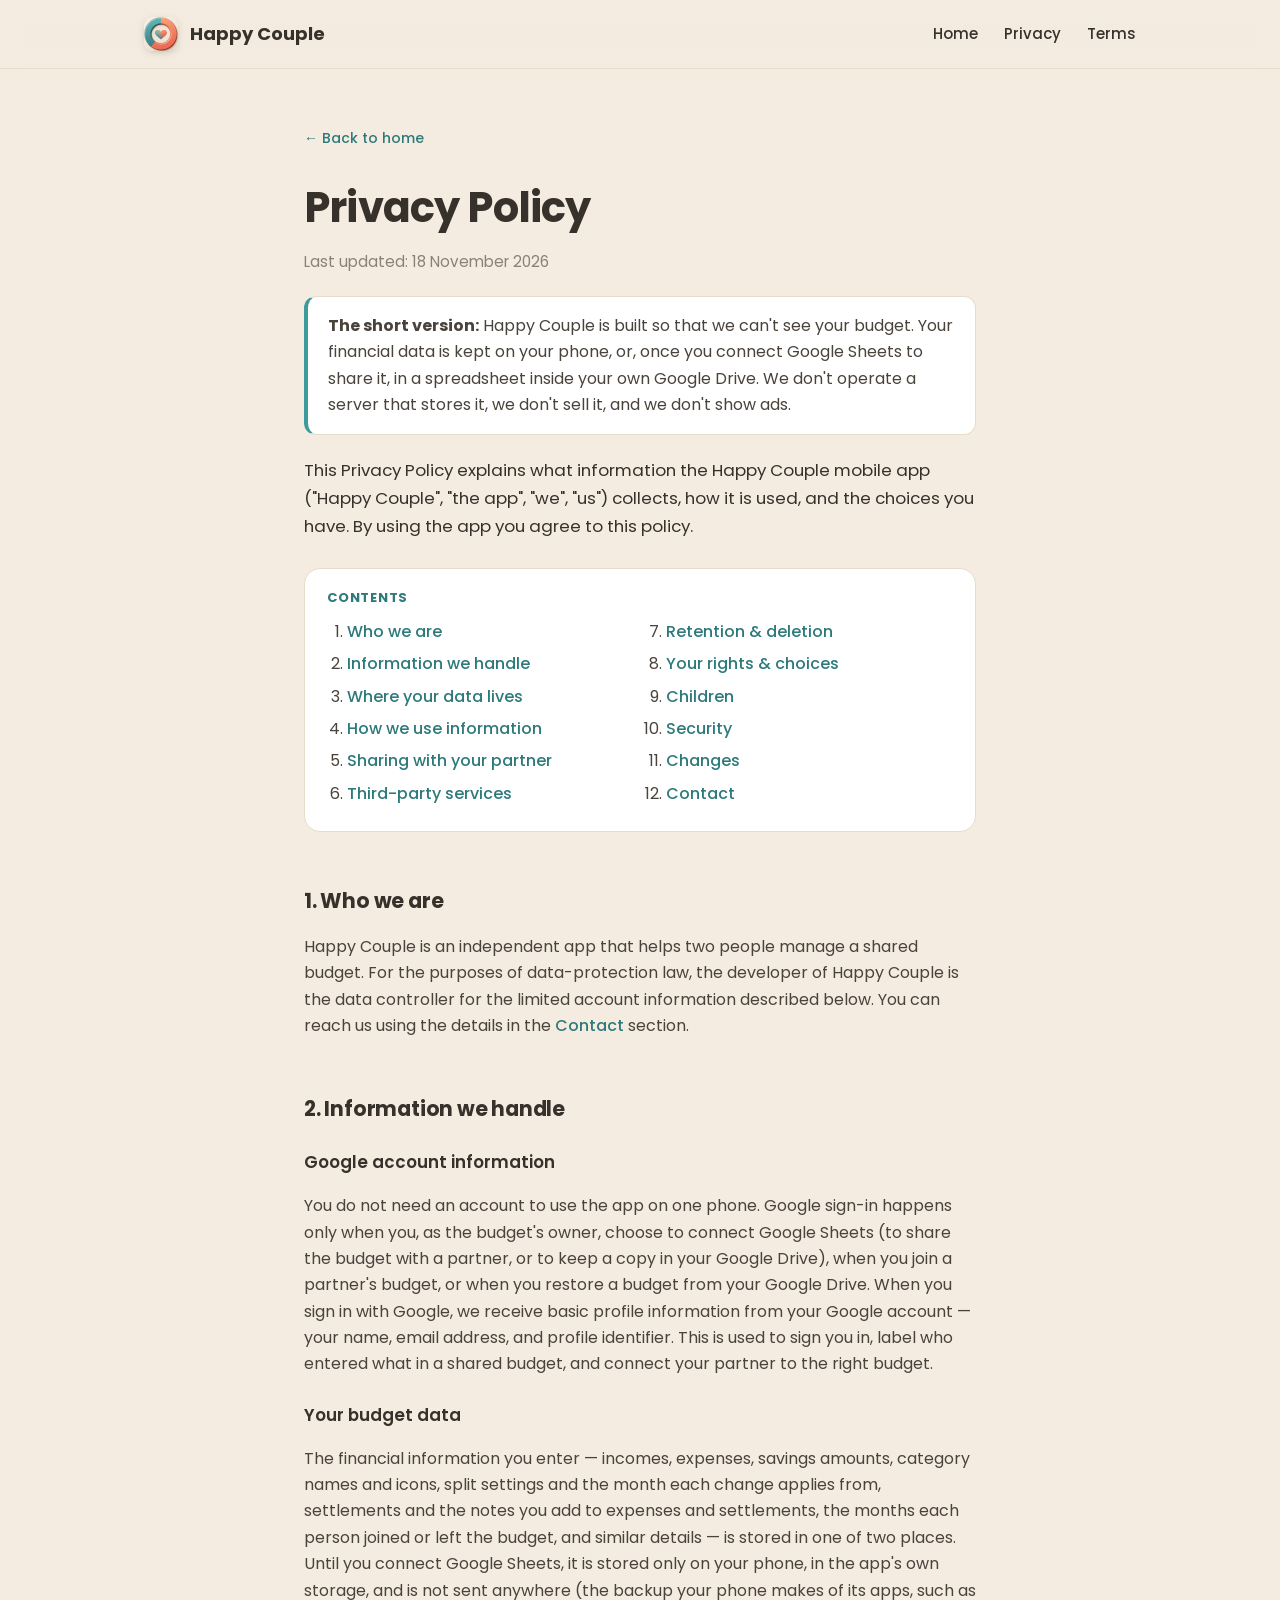
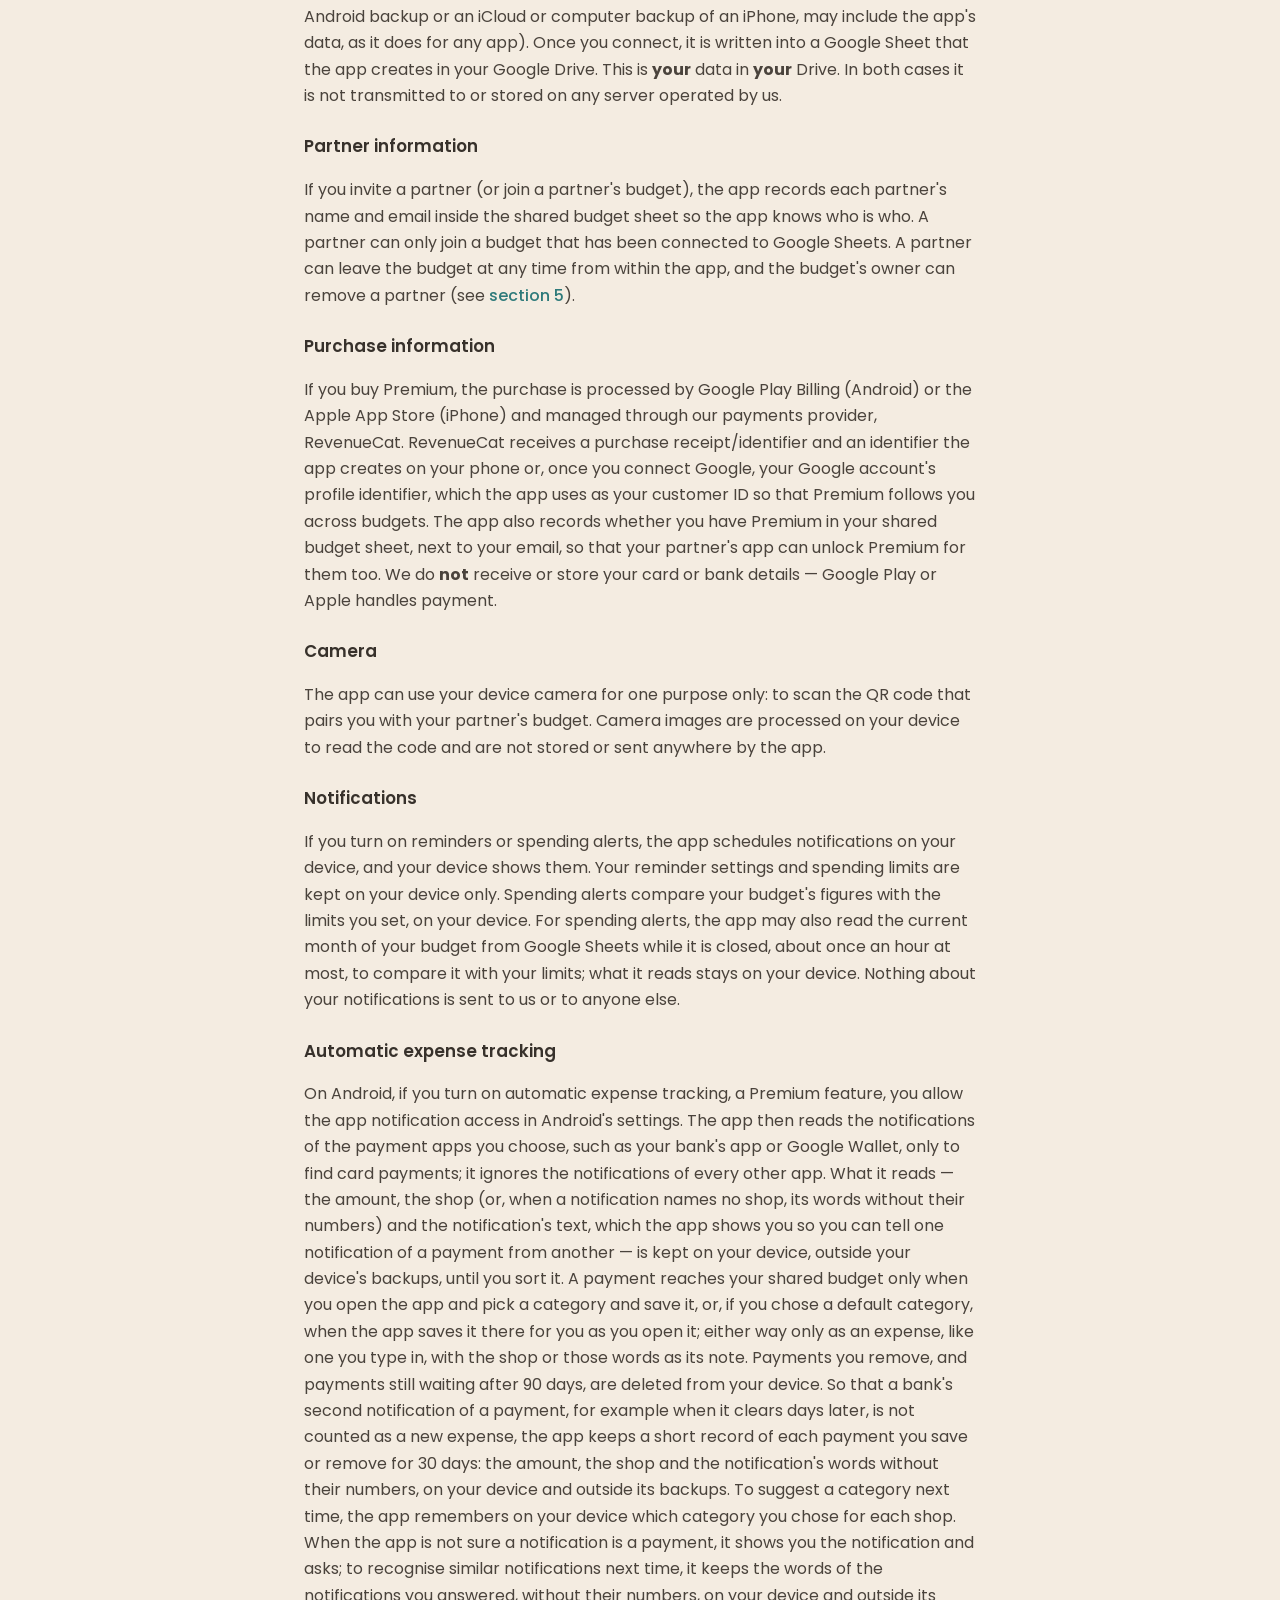
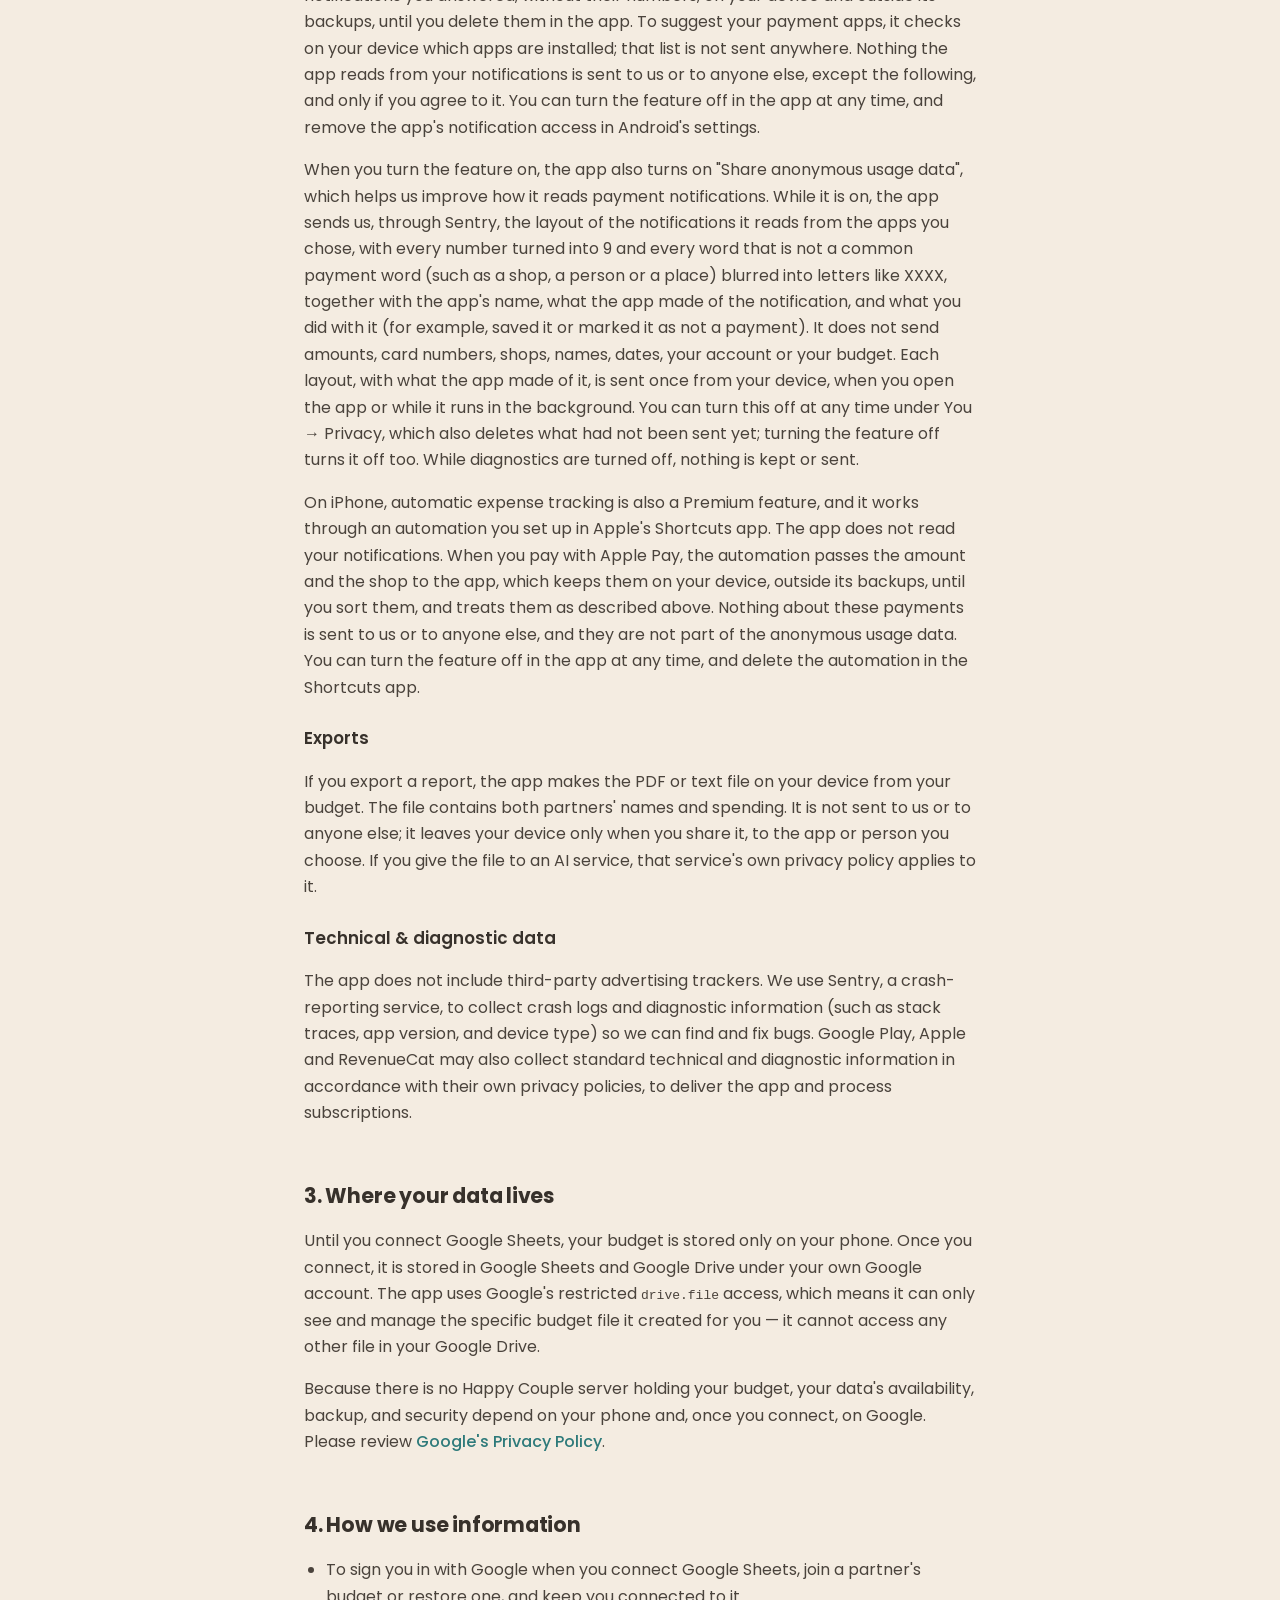
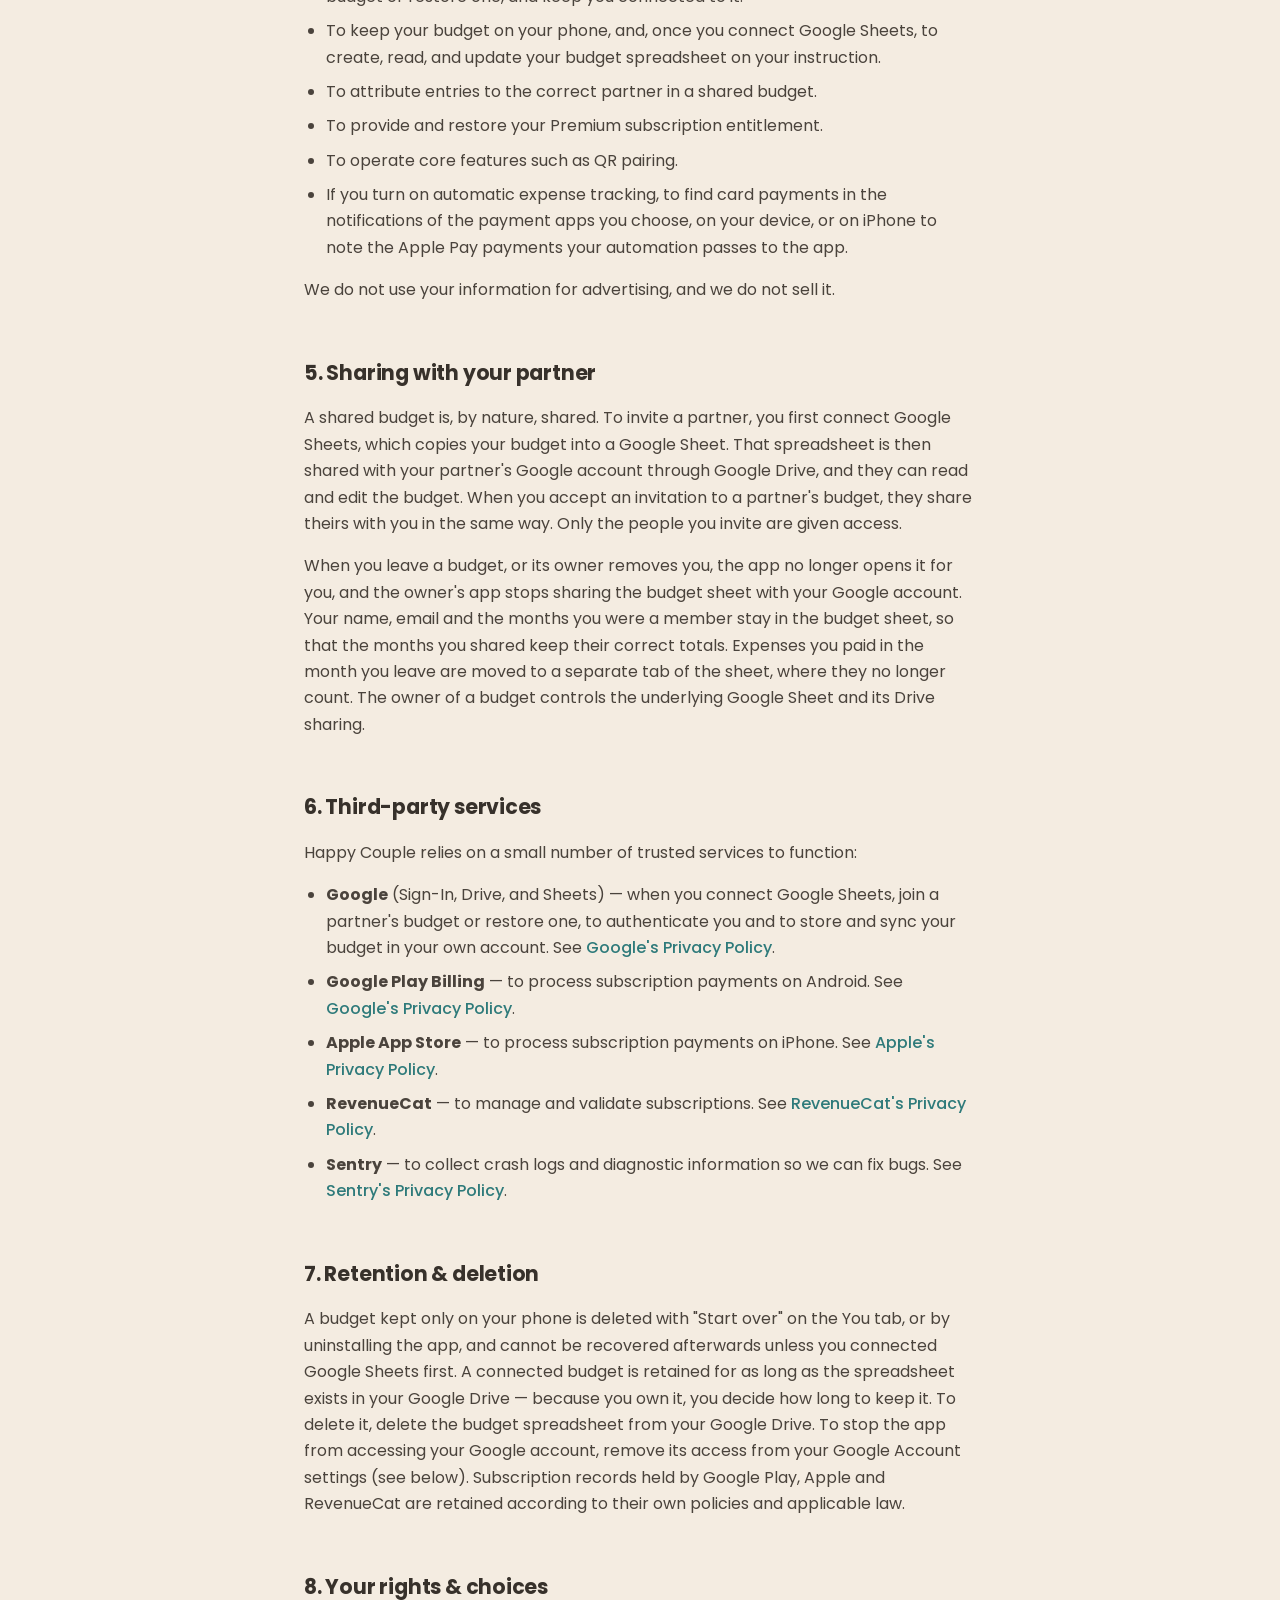
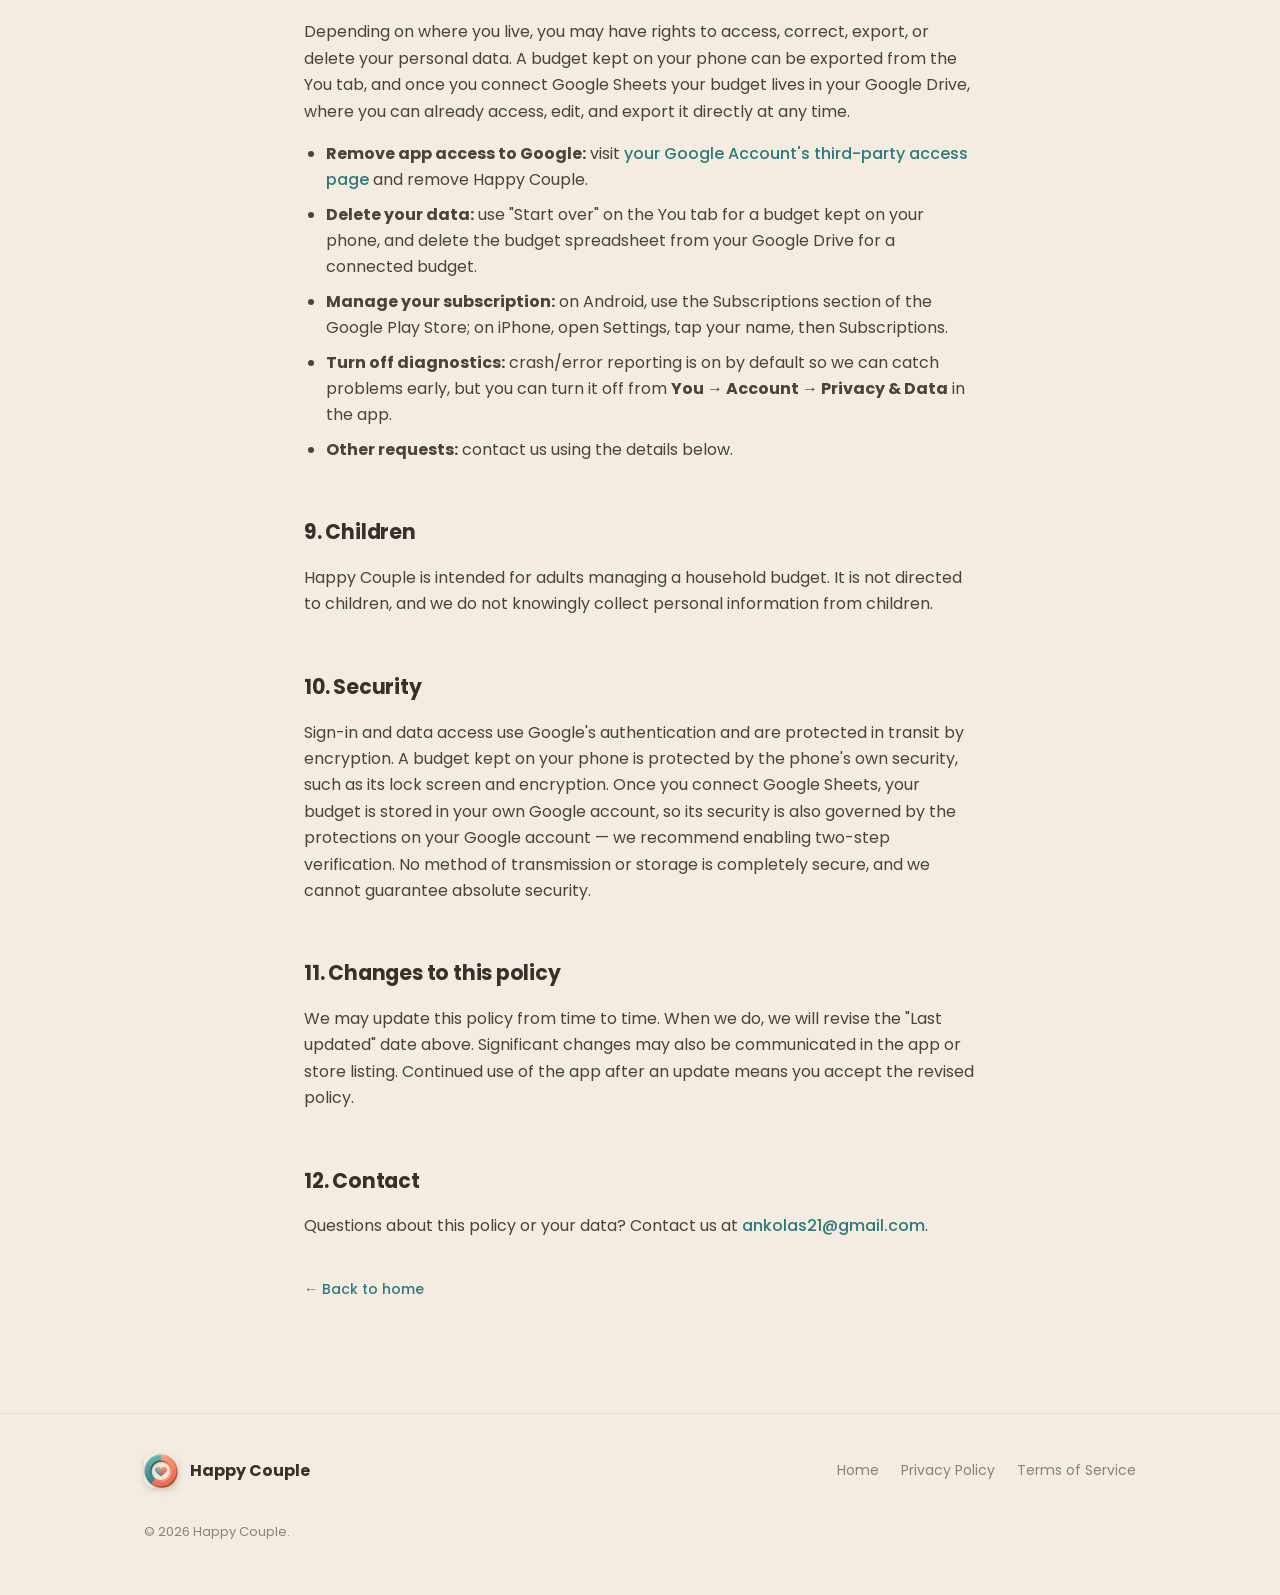
<file: privacy.html>
<!DOCTYPE html>
<html lang="en">
<head>
  <meta charset="UTF-8" />
  <meta name="viewport" content="width=device-width, initial-scale=1.0" />
  <meta name="google-site-verification" content="JWUApoLWDZdltCeBrxgqOgxbUaNe2vF8eC1P9n-hRk0" />
  <title>Privacy Policy — Happy Couple</title>
  <meta name="description" content="How the Happy Couple app handles your data. Short version: your budget stays in your own Google Drive, and we don't run a server that stores it." />
  <link rel="icon" href="favicon.png" type="image/png" />
  <link rel="preconnect" href="https://fonts.googleapis.com" />
  <link rel="preconnect" href="https://fonts.gstatic.com" crossorigin />
  <link href="https://fonts.googleapis.com/css2?family=Poppins:wght@400;500;600;700&display=swap" rel="stylesheet" />
  <link rel="stylesheet" href="styles.css" />
</head>
<body>
  <header class="topbar">
    <div class="wrap">
      <a class="brand" href="index.html">
        <img src="icon.png" alt="Happy Couple icon" />
        <span>Happy Couple</span>
      </a>
      <nav class="nav">
        <a href="index.html" class="hide-sm">Home</a>
        <a href="privacy.html">Privacy</a>
        <a href="terms.html">Terms</a>
      </nav>
    </div>
  </header>

  <main class="legal">
    <div class="wrap">
      <a class="back-home" href="index.html">← Back to home</a>
      <h1>Privacy Policy</h1>
      <p class="updated">Last updated: 18 November 2026</p>

      <div class="callout">
        <strong>The short version:</strong> Happy Couple is built so that we can't see your budget.
        Your financial data is kept on your phone, or, once you connect Google Sheets to share it, in a
        spreadsheet inside your own Google Drive.
        We don't operate a server that stores it, we don't sell it, and we don't show ads.
      </div>

      <p class="intro">This Privacy Policy explains what information the Happy Couple mobile app
      ("Happy Couple", "the app", "we", "us") collects, how it is used, and the choices you have.
      By using the app you agree to this policy.</p>

      <div class="toc">
        <strong>Contents</strong>
        <ol>
          <li><a href="#who">Who we are</a></li>
          <li><a href="#collect">Information we handle</a></li>
          <li><a href="#storage">Where your data lives</a></li>
          <li><a href="#use">How we use information</a></li>
          <li><a href="#partner">Sharing with your partner</a></li>
          <li><a href="#third">Third-party services</a></li>
          <li><a href="#retention">Retention &amp; deletion</a></li>
          <li><a href="#rights">Your rights &amp; choices</a></li>
          <li><a href="#children">Children</a></li>
          <li><a href="#security">Security</a></li>
          <li><a href="#changes">Changes</a></li>
          <li><a href="#contact">Contact</a></li>
        </ol>
      </div>

      <h2 id="who">1. Who we are</h2>
      <p>Happy Couple is an independent app that helps two people manage a shared budget. For the
      purposes of data-protection law, the developer of Happy Couple is the data controller for the
      limited account information described below. You can reach us using the details in the
      <a href="#contact">Contact</a> section.</p>

      <h2 id="collect">2. Information we handle</h2>

      <h3>Google account information</h3>
      <p>You do not need an account to use the app on one phone. Google sign-in happens only when you,
      as the budget's owner, choose to connect Google Sheets (to share the budget with a partner, or to
      keep a copy in your Google Drive), when you join a partner's budget, or when you restore a budget
      from your Google Drive. When you sign in with Google, we receive basic profile information from
      your Google account — your name, email address, and profile identifier. This is used to sign you
      in, label who entered what in a shared budget, and connect your partner to the right budget.</p>

      <h3>Your budget data</h3>
      <p>The financial information you enter — incomes, expenses, savings amounts, category names and
      icons, split settings and the month each change applies from, settlements and the notes you add
      to expenses and settlements, the months each person joined or left the budget, and similar
      details — is stored in one of two places. Until you connect Google Sheets, it is stored only on
      your phone, in the app's own storage, and is not sent anywhere (the backup your phone makes of its
      apps, such as Android backup or an iCloud or computer backup of an iPhone, may include the app's
      data, as it does for any app). Once you connect, it is written into a Google Sheet that the app
      creates in your Google Drive. This is <strong>your</strong> data in <strong>your</strong> Drive.
      In both cases it is not transmitted to or stored on any server operated by us.</p>

      <h3>Partner information</h3>
      <p>If you invite a partner (or join a partner's budget), the app records each partner's name and
      email inside the shared budget sheet so the app knows who is who. A partner can only join a budget
      that has been connected to Google Sheets. A partner can leave the budget
      at any time from within the app, and the budget's owner can remove a partner (see
      <a href="#partner">section 5</a>).</p>

      <h3>Purchase information</h3>
      <p>If you buy Premium, the purchase is processed by Google Play Billing (Android) or the Apple App
      Store (iPhone) and managed through our payments provider, RevenueCat. RevenueCat receives a purchase receipt/identifier and an
      identifier the app creates on your phone or, once you connect Google, your Google account's
      profile identifier, which the app uses as your customer ID so that Premium follows you across
      budgets. The app also records whether you have Premium in your shared budget
      sheet, next to your email, so that your partner's app can unlock Premium for them too. We do
      <strong>not</strong> receive or store your card or bank details — Google Play or Apple handles payment.</p>

      <h3>Camera</h3>
      <p>The app can use your device camera for one purpose only: to scan the QR code that pairs you
      with your partner's budget. Camera images are processed on your device to read the code and are
      not stored or sent anywhere by the app.</p>

      <h3>Notifications</h3>
      <p>If you turn on reminders or spending alerts, the app schedules notifications on your device,
      and your device shows them. Your reminder settings and spending limits are kept on your device
      only. Spending alerts compare your budget's figures with the limits you set, on your device. For
      spending alerts, the app may also read the current month of your budget from Google Sheets while
      it is closed, about once an hour at most, to compare it with your limits; what it reads stays on
      your device. Nothing about your notifications is sent to us or to anyone else.</p>

      <h3>Automatic expense tracking</h3>
      <p>On Android, if you turn on automatic expense tracking, a Premium feature, you allow the app
      notification access in Android's settings. The app then reads the notifications of the payment
      apps you choose, such as your bank's app or Google Wallet, only to find card payments; it ignores
      the notifications of every other app. What it reads — the amount, the shop (or, when a notification
      names no shop, its words without their numbers) and the notification's text, which the app shows
      you so you can tell one notification of a payment from another — is kept on your device, outside
      your device's backups, until you sort it. A payment reaches your shared budget only when you open
      the app and pick a category and save it, or, if you chose a default category, when the app saves it
      there for you as you open it; either way only as an expense, like one you type in, with the shop or
      those words as its note. Payments you remove, and payments still waiting after 90 days, are deleted
      from your device. So that a bank's second notification of a payment, for example when it clears days
      later, is not counted as a new expense, the app keeps a short record of each payment you save or
      remove for 30 days: the amount, the shop and the notification's words without their numbers, on your
      device and outside its backups. To suggest a category next time, the app remembers on your device
      which category you chose for each shop. When the app is not sure a notification is a payment, it shows you the
      notification and asks; to recognise similar notifications next time, it keeps the words of the
      notifications you answered, without their numbers, on your device and outside its backups, until
      you delete them in the app. To suggest your payment apps, it checks on your device which apps are
      installed; that list is not sent anywhere. Nothing the app reads from your notifications is sent to
      us or to anyone else, except the following, and only if you agree to it. You can turn the feature
      off in the app at any time, and remove the app's notification access in Android's settings.</p>
      <p>When you turn the feature on, the app also turns on "Share anonymous usage data", which helps us
      improve how it reads payment notifications. While it is on, the app sends us, through Sentry, the
      layout of the notifications it reads from the apps you chose, with every number turned into 9 and
      every word that is not a common payment word (such as a shop, a person or a place) blurred into
      letters like XXXX, together with the app's name, what the app made of the notification, and what you
      did with it (for example, saved it or marked it as not a payment). It does not send amounts, card
      numbers, shops, names, dates, your account or your budget. Each layout, with what the app made of
      it, is sent once from your device, when you open the app or while it runs in the background. You can turn this off at any time
      under You → Privacy, which also deletes what had not been sent yet; turning the feature off turns it
      off too. While diagnostics are turned off, nothing is kept or sent.</p>
      <p>On iPhone, automatic expense tracking is also a Premium feature, and it works through an
      automation you set up in Apple's Shortcuts app. The app does not read your notifications. When you
      pay with Apple Pay, the automation passes the amount and the shop to the app, which keeps them on
      your device, outside its backups, until you sort them, and treats them as described above. Nothing
      about these payments is sent to us or to anyone else, and they are not part of the anonymous usage
      data. You can turn the feature off in the app at any time, and delete the automation in the
      Shortcuts app.</p>

      <h3>Exports</h3>
      <p>If you export a report, the app makes the PDF or text file on your device from your budget. The
      file contains both partners' names and spending. It is not sent to us or to anyone else; it leaves
      your device only when you share it, to the app or person you choose. If you give the file to an AI
      service, that service's own privacy policy applies to it.</p>

      <h3>Technical &amp; diagnostic data</h3>
      <p>The app does not include third-party advertising trackers. We use Sentry, a crash-reporting
      service, to collect crash logs and diagnostic information (such as stack traces, app version,
      and device type) so we can find and fix bugs. Google Play, Apple and RevenueCat may also collect
      standard technical and diagnostic information in accordance with their own privacy policies, to
      deliver the app and process subscriptions.</p>

      <h2 id="storage">3. Where your data lives</h2>
      <p>Until you connect Google Sheets, your budget is stored only on your phone. Once you connect, it
      is stored in Google Sheets and Google Drive under your own Google account. The app
      uses Google's restricted <code>drive.file</code> access, which means it can only see and manage the
      specific budget file it created for you — it cannot access any other file in your Google Drive.</p>
      <p>Because there is no Happy Couple server holding your budget, your data's availability, backup,
      and security depend on your phone and, once you connect, on Google. Please review
      <a href="https://policies.google.com/privacy" rel="noopener" target="_blank">Google's Privacy Policy</a>.</p>

      <h2 id="use">4. How we use information</h2>
      <ul>
        <li>To sign you in with Google when you connect Google Sheets, join a partner's budget or restore
        one, and keep you connected to it.</li>
        <li>To keep your budget on your phone, and, once you connect Google Sheets, to create, read, and
        update your budget spreadsheet on your instruction.</li>
        <li>To attribute entries to the correct partner in a shared budget.</li>
        <li>To provide and restore your Premium subscription entitlement.</li>
        <li>To operate core features such as QR pairing.</li>
        <li>If you turn on automatic expense tracking, to find card payments in the notifications of the
        payment apps you choose, on your device, or on iPhone to note the Apple Pay payments your
        automation passes to the app.</li>
      </ul>
      <p>We do not use your information for advertising, and we do not sell it.</p>

      <h2 id="partner">5. Sharing with your partner</h2>
      <p>A shared budget is, by nature, shared. To invite a partner, you first connect Google Sheets,
      which copies your budget into a Google Sheet. That spreadsheet is then shared with your partner's
      Google account through Google Drive, and they can read and edit the budget.
      When you accept an invitation to a partner's budget, they share theirs with you in the same way.
      Only the people you invite are given access.</p>
      <p>When you leave a budget, or its owner removes you, the app no longer opens it for you, and
      the owner's app stops sharing the budget sheet with your Google account. Your name, email and
      the months you were a member stay in the budget sheet, so that the months you shared keep their
      correct totals. Expenses you paid in the month you leave are moved to a separate tab of the
      sheet, where they no longer count. The owner of a budget controls the underlying Google Sheet
      and its Drive sharing.</p>

      <h2 id="third">6. Third-party services</h2>
      <p>Happy Couple relies on a small number of trusted services to function:</p>
      <ul>
        <li><strong>Google</strong> (Sign-In, Drive, and Sheets) — when you connect Google Sheets, join a partner's budget or restore one, to authenticate you and to store and sync your budget in your own account. See <a href="https://policies.google.com/privacy" rel="noopener" target="_blank">Google's Privacy Policy</a>.</li>
        <li><strong>Google Play Billing</strong> — to process subscription payments on Android. See <a href="https://policies.google.com/privacy" rel="noopener" target="_blank">Google's Privacy Policy</a>.</li>
        <li><strong>Apple App Store</strong> — to process subscription payments on iPhone. See <a href="https://www.apple.com/legal/privacy/" rel="noopener" target="_blank">Apple's Privacy Policy</a>.</li>
        <li><strong>RevenueCat</strong> — to manage and validate subscriptions. See <a href="https://www.revenuecat.com/privacy" rel="noopener" target="_blank">RevenueCat's Privacy Policy</a>.</li>
        <li><strong>Sentry</strong> — to collect crash logs and diagnostic information so we can fix bugs. See <a href="https://sentry.io/privacy/" rel="noopener" target="_blank">Sentry's Privacy Policy</a>.</li>
      </ul>

      <h2 id="retention">7. Retention &amp; deletion</h2>
      <p>A budget kept only on your phone is deleted with "Start over" on the You tab, or by uninstalling
      the app, and cannot be recovered afterwards unless you connected Google Sheets first. A connected
      budget is retained for as long as the spreadsheet exists in your Google Drive —
      because you own it, you decide how long to keep it. To delete it, delete the budget
      spreadsheet from your Google Drive. To stop the app from accessing your Google account, remove its
      access from your Google Account settings (see below). Subscription records held by Google Play, Apple
      and RevenueCat are retained according to their own policies and applicable law.</p>

      <h2 id="rights">8. Your rights &amp; choices</h2>
      <p>Depending on where you live, you may have rights to access, correct, export, or delete your
      personal data. A budget kept on your phone can be exported from the You tab, and once you connect
      Google Sheets your budget lives in your Google Drive, where you can already access, edit, and
      export it directly at any time.</p>
      <ul>
        <li><strong>Remove app access to Google:</strong> visit <a href="https://myaccount.google.com/permissions" rel="noopener" target="_blank">your Google Account's third-party access page</a> and remove Happy Couple.</li>
        <li><strong>Delete your data:</strong> use "Start over" on the You tab for a budget kept on your phone, and delete the budget spreadsheet from your Google Drive for a connected budget.</li>
        <li><strong>Manage your subscription:</strong> on Android, use the Subscriptions section of the Google Play Store; on iPhone, open Settings, tap your name, then Subscriptions.</li>
        <li><strong>Turn off diagnostics:</strong> crash/error reporting is on by default so we can catch problems early, but you can turn it off from <strong>You → Account → Privacy &amp; Data</strong> in the app.</li>
        <li><strong>Other requests:</strong> contact us using the details below.</li>
      </ul>

      <h2 id="children">9. Children</h2>
      <p>Happy Couple is intended for adults managing a household budget. It is not directed to children,
      and we do not knowingly collect personal information from children.</p>

      <h2 id="security">10. Security</h2>
      <p>Sign-in and data access use Google's authentication and are protected in transit by encryption.
      A budget kept on your phone is protected by the phone's own security, such as its lock screen and
      encryption. Once you connect Google Sheets, your budget is stored in your own Google account, so
      its security is also governed by the protections on your Google account — we recommend enabling two-step verification. No method of
      transmission or storage is completely secure, and we cannot guarantee absolute security.</p>

      <h2 id="changes">11. Changes to this policy</h2>
      <p>We may update this policy from time to time. When we do, we will revise the "Last updated" date
      above. Significant changes may also be communicated in the app or store listing. Continued use of
      the app after an update means you accept the revised policy.</p>

      <h2 id="contact">12. Contact</h2>
      <p>Questions about this policy or your data? Contact us at
      <a href="mailto:ankolas21@gmail.com">ankolas21@gmail.com</a>.</p>

      <p style="margin-top:36px"><a class="back-home" href="index.html">← Back to home</a></p>
    </div>
  </main>

  <footer class="footer">
    <div class="wrap">
      <a class="brand" href="index.html">
        <img src="icon.png" alt="" />
        <span>Happy Couple</span>
      </a>
      <div class="flinks">
        <a href="index.html">Home</a>
        <a href="privacy.html">Privacy Policy</a>
        <a href="terms.html">Terms of Service</a>
      </div>
      <p class="copy">© 2026 Happy Couple.</p>
    </div>
  </footer>
</body>
</html>
</file>
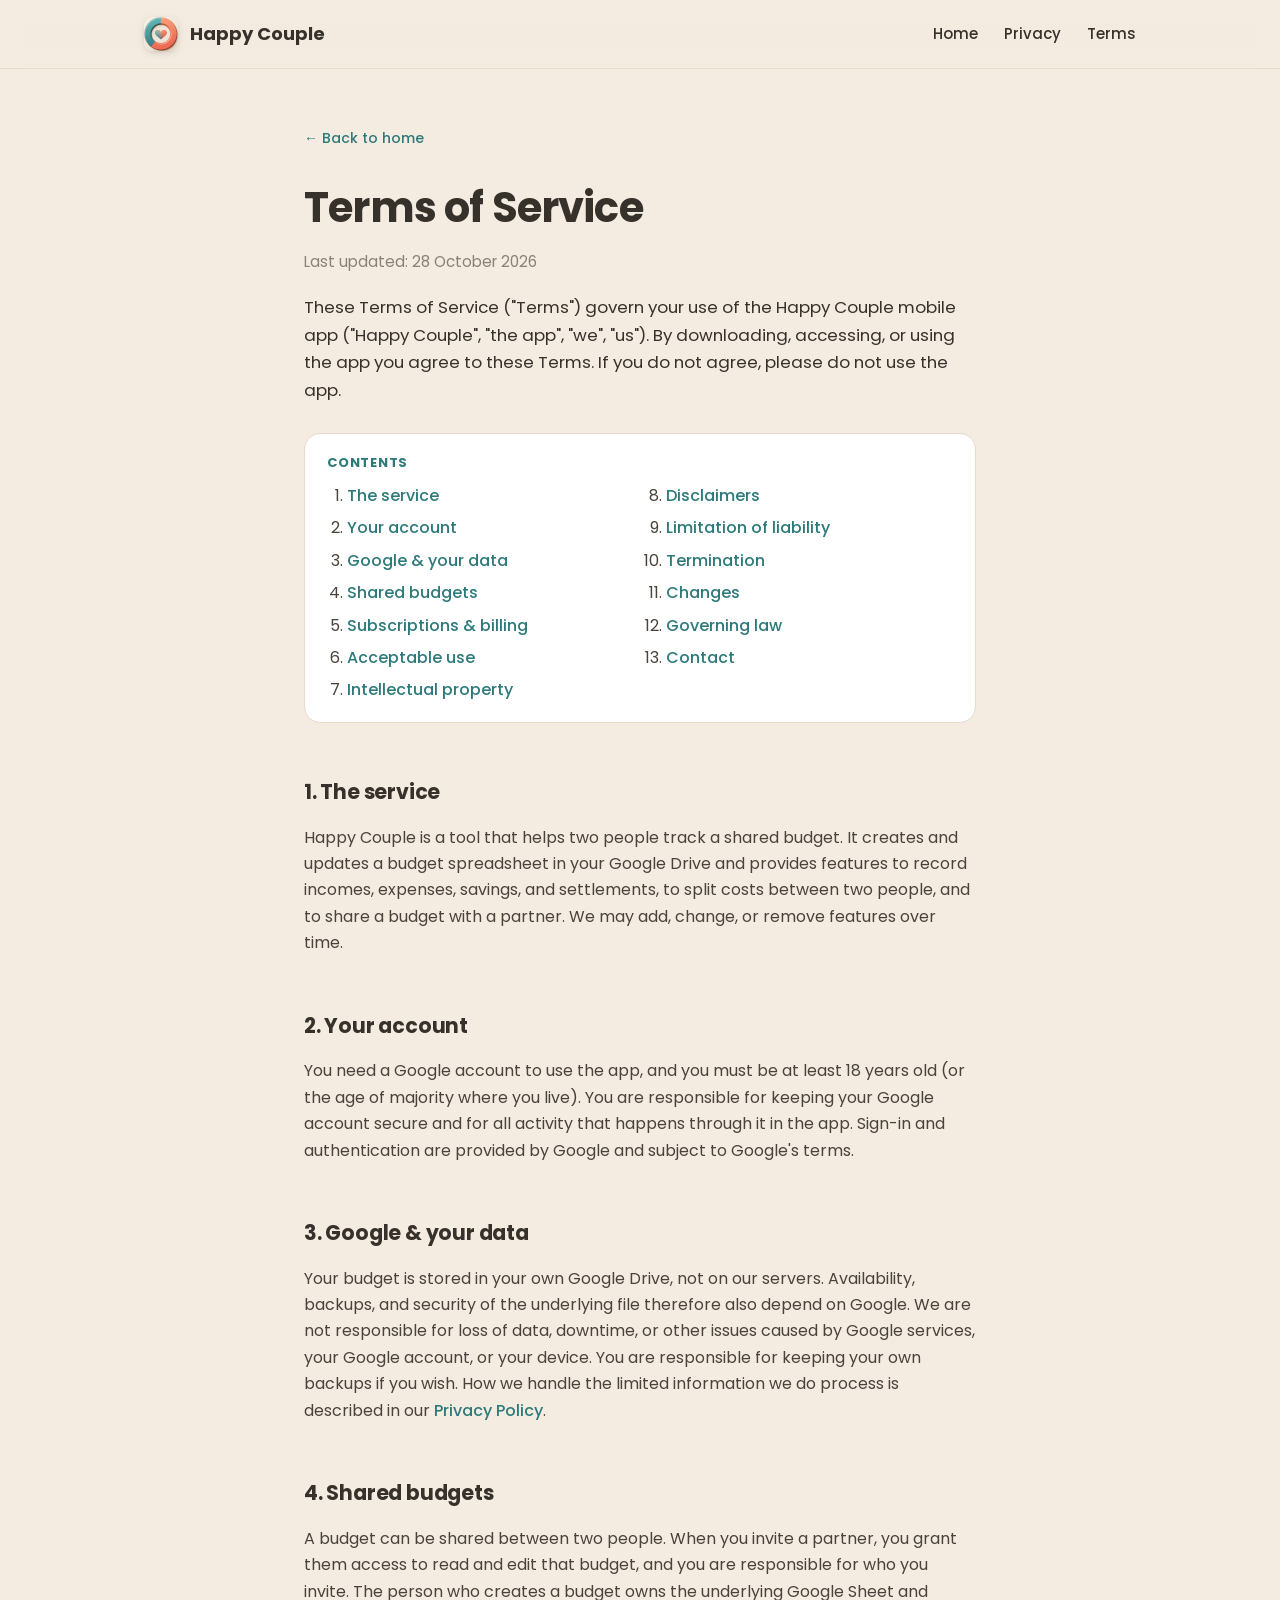
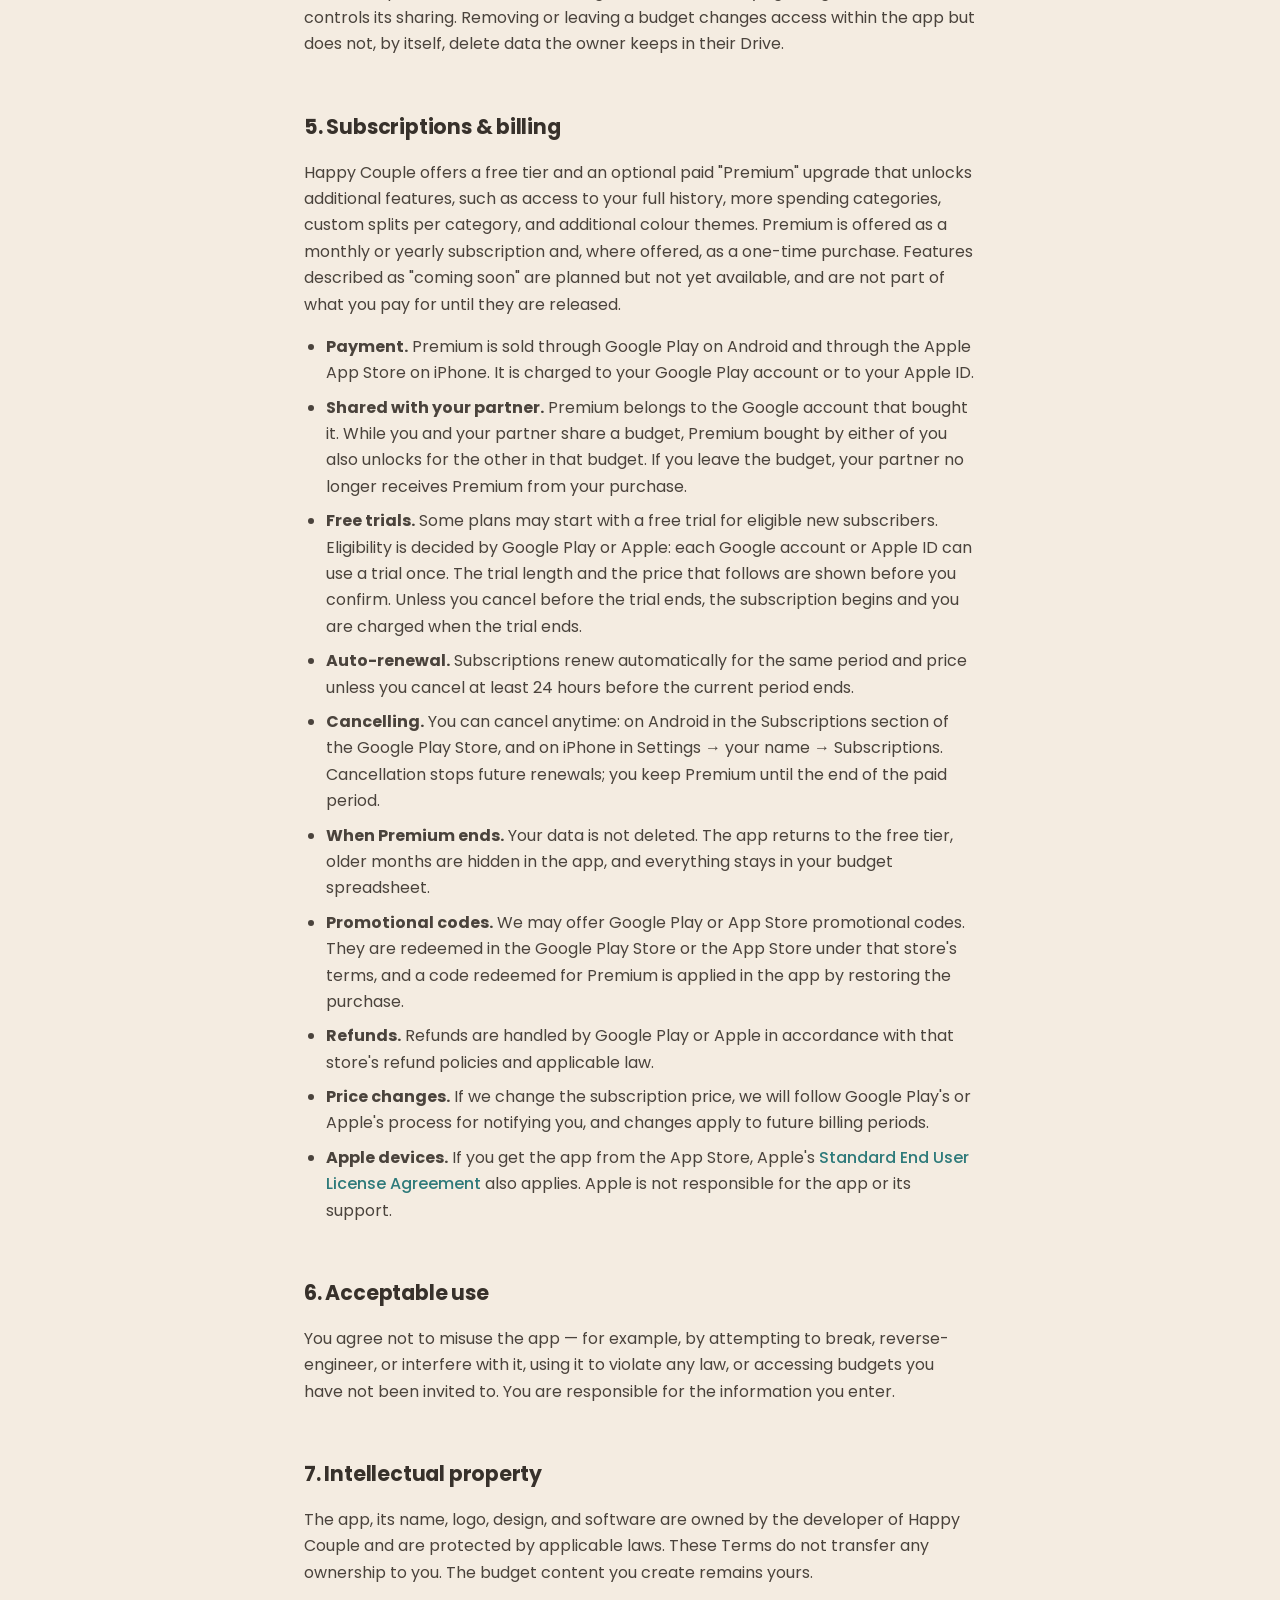
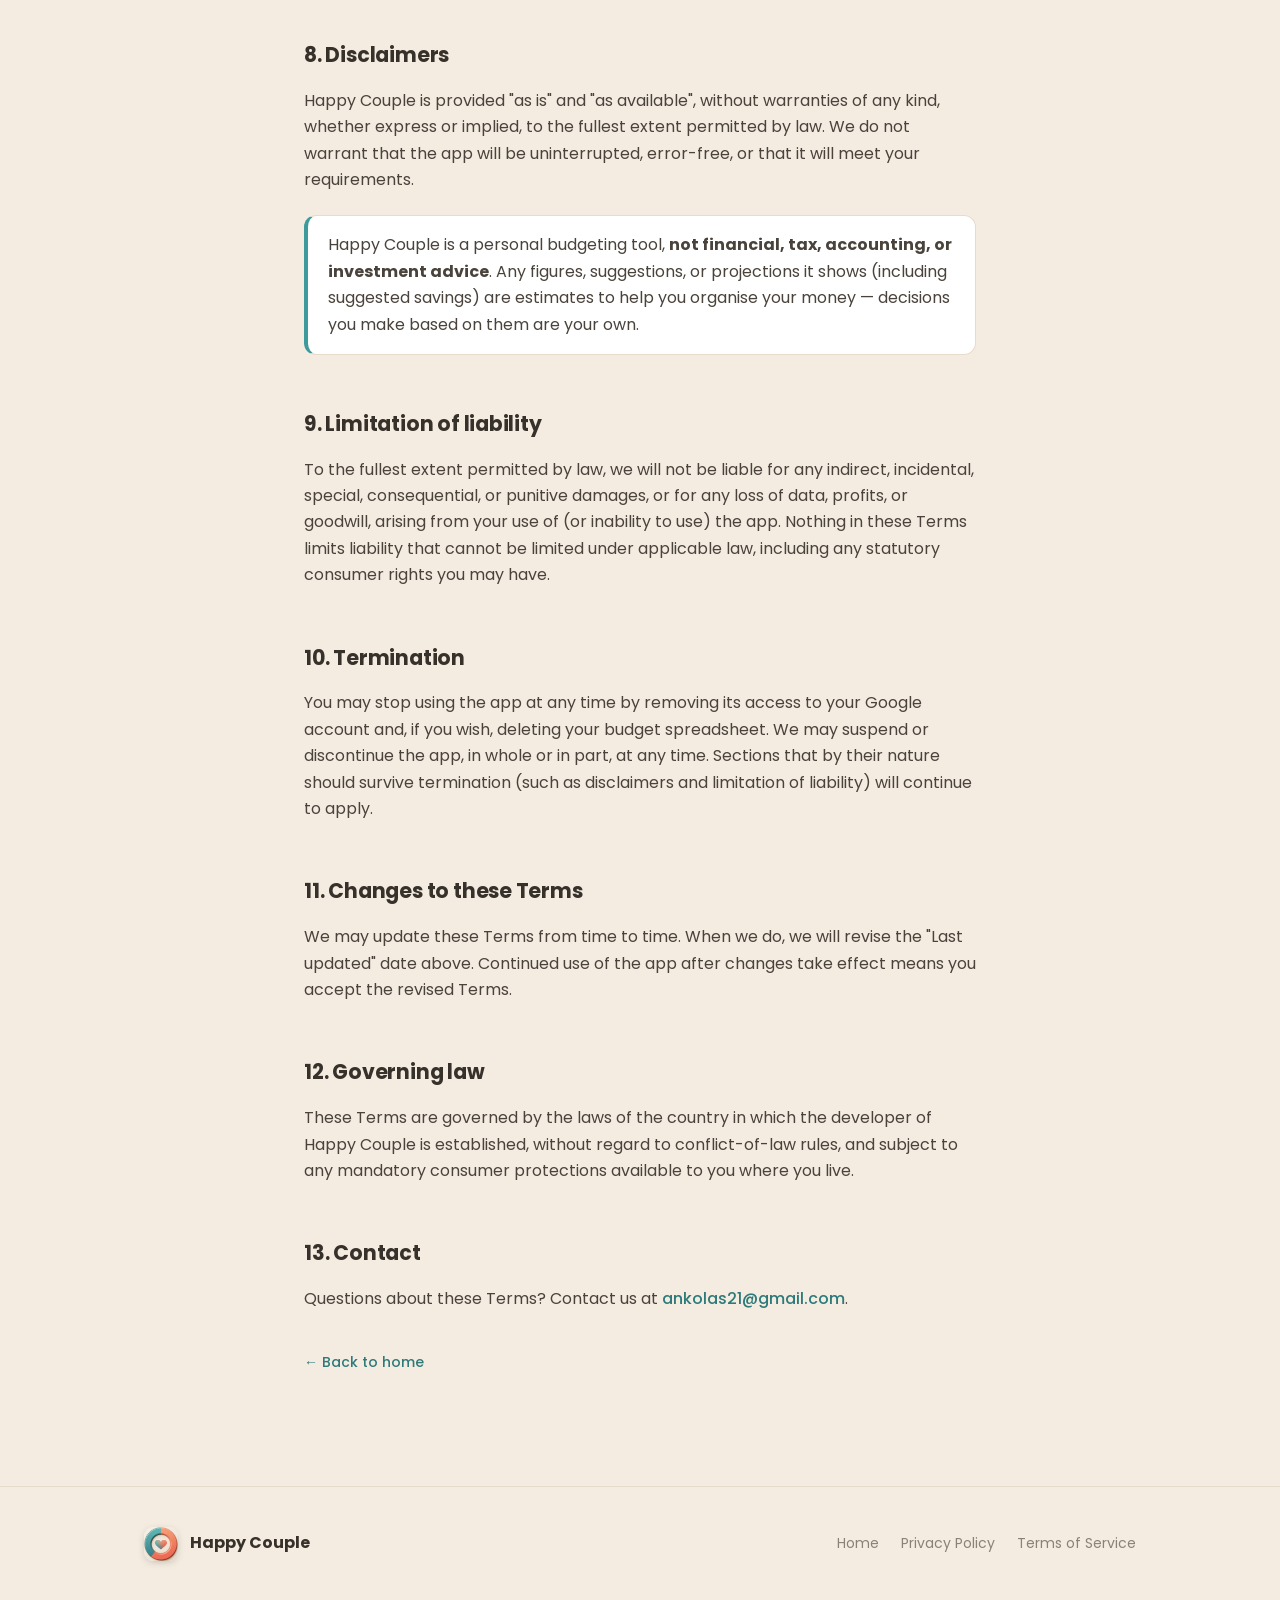
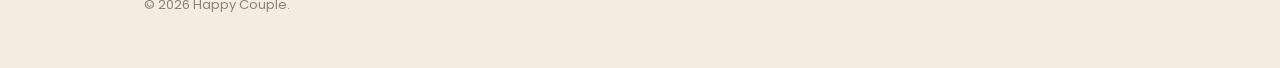
<file: terms.html>
<!DOCTYPE html>
<html lang="en">
<head>
  <meta charset="UTF-8" />
  <meta name="viewport" content="width=device-width, initial-scale=1.0" />
  <meta name="google-site-verification" content="JWUApoLWDZdltCeBrxgqOgxbUaNe2vF8eC1P9n-hRk0" />
  <title>Terms of Service — Happy Couple</title>
  <meta name="description" content="The terms for using the Happy Couple app, including subscriptions, your responsibilities, and disclaimers." />
  <link rel="icon" href="favicon.png" type="image/png" />
  <link rel="preconnect" href="https://fonts.googleapis.com" />
  <link rel="preconnect" href="https://fonts.gstatic.com" crossorigin />
  <link href="https://fonts.googleapis.com/css2?family=Poppins:wght@400;500;600;700&display=swap" rel="stylesheet" />
  <link rel="stylesheet" href="styles.css" />
</head>
<body>
  <header class="topbar">
    <div class="wrap">
      <a class="brand" href="index.html">
        <img src="icon.png" alt="Happy Couple icon" />
        <span>Happy Couple</span>
      </a>
      <nav class="nav">
        <a href="index.html" class="hide-sm">Home</a>
        <a href="privacy.html">Privacy</a>
        <a href="terms.html">Terms</a>
      </nav>
    </div>
  </header>

  <main class="legal">
    <div class="wrap">
      <a class="back-home" href="index.html">← Back to home</a>
      <h1>Terms of Service</h1>
      <p class="updated">Last updated: 28 October 2026</p>

      <p class="intro">These Terms of Service ("Terms") govern your use of the Happy Couple mobile app
      ("Happy Couple", "the app", "we", "us"). By downloading, accessing, or using the app you agree to
      these Terms. If you do not agree, please do not use the app.</p>

      <div class="toc">
        <strong>Contents</strong>
        <ol>
          <li><a href="#service">The service</a></li>
          <li><a href="#account">Your account</a></li>
          <li><a href="#google">Google &amp; your data</a></li>
          <li><a href="#partner">Shared budgets</a></li>
          <li><a href="#sub">Subscriptions &amp; billing</a></li>
          <li><a href="#conduct">Acceptable use</a></li>
          <li><a href="#ip">Intellectual property</a></li>
          <li><a href="#disclaimer">Disclaimers</a></li>
          <li><a href="#liability">Limitation of liability</a></li>
          <li><a href="#termination">Termination</a></li>
          <li><a href="#changes">Changes</a></li>
          <li><a href="#law">Governing law</a></li>
          <li><a href="#contact">Contact</a></li>
        </ol>
      </div>

      <h2 id="service">1. The service</h2>
      <p>Happy Couple is a tool that helps two people track a shared budget. It creates and updates a
      budget spreadsheet in your Google Drive and provides features to record incomes, expenses, savings,
      and settlements, to split costs between two people, and to share a budget with a partner. We may
      add, change, or remove features over time.</p>

      <h2 id="account">2. Your account</h2>
      <p>You need a Google account to use the app, and you must be at least 18 years old (or the age of
      majority where you live). You are responsible for keeping your Google account secure and for all
      activity that happens through it in the app. Sign-in and authentication are provided by Google and
      subject to Google's terms.</p>

      <h2 id="google">3. Google &amp; your data</h2>
      <p>Your budget is stored in your own Google Drive, not on our servers. Availability, backups, and
      security of the underlying file therefore also depend on Google. We are not responsible for loss of
      data, downtime, or other issues caused by Google services, your Google account, or your device.
      You are responsible for keeping your own backups if you wish. How we handle the limited information
      we do process is described in our <a href="privacy.html">Privacy Policy</a>.</p>

      <h2 id="partner">4. Shared budgets</h2>
      <p>A budget can be shared between two people. When you invite a partner, you grant them access to
      read and edit that budget, and you are responsible for who you invite. The person who creates a
      budget owns the underlying Google Sheet and controls its sharing. Removing or leaving a budget
      changes access within the app but does not, by itself, delete data the owner keeps in their Drive.</p>

      <h2 id="sub">5. Subscriptions &amp; billing</h2>
      <p>Happy Couple offers a free tier and an optional paid "Premium" upgrade that unlocks
      additional features, such as access to your full history, more spending categories, custom
      splits per category, and additional colour themes. Premium is offered as a monthly or yearly
      subscription and, where offered, as a one-time purchase. Features described as "coming soon"
      are planned but not yet available, and are not part of what you pay for until they are
      released.</p>
      <ul>
        <li><strong>Payment.</strong> Premium is sold through Google Play on Android and through the Apple App Store on iPhone. It is charged to your Google Play account or to your Apple ID.</li>
        <li><strong>Shared with your partner.</strong> Premium belongs to the Google account that bought it. While you and your partner share a budget, Premium bought by either of you also unlocks for the other in that budget. If you leave the budget, your partner no longer receives Premium from your purchase.</li>
        <li><strong>Free trials.</strong> Some plans may start with a free trial for eligible new subscribers. Eligibility is decided by Google Play or Apple: each Google account or Apple ID can use a trial once. The trial length and the price that follows are shown before you confirm. Unless you cancel before the trial ends, the subscription begins and you are charged when the trial ends.</li>
        <li><strong>Auto-renewal.</strong> Subscriptions renew automatically for the same period and price unless you cancel at least 24 hours before the current period ends.</li>
        <li><strong>Cancelling.</strong> You can cancel anytime: on Android in the Subscriptions section of the Google Play Store, and on iPhone in Settings &rarr; your name &rarr; Subscriptions. Cancellation stops future renewals; you keep Premium until the end of the paid period.</li>
        <li><strong>When Premium ends.</strong> Your data is not deleted. The app returns to the free tier, older months are hidden in the app, and everything stays in your budget spreadsheet.</li>
        <li><strong>Promotional codes.</strong> We may offer Google Play or App Store promotional codes. They are redeemed in the Google Play Store or the App Store under that store's terms, and a code redeemed for Premium is applied in the app by restoring the purchase.</li>
        <li><strong>Refunds.</strong> Refunds are handled by Google Play or Apple in accordance with that store's refund policies and applicable law.</li>
        <li><strong>Price changes.</strong> If we change the subscription price, we will follow Google Play's or Apple's process for notifying you, and changes apply to future billing periods.</li>
        <li><strong>Apple devices.</strong> If you get the app from the App Store, Apple's <a href="https://www.apple.com/legal/internet-services/itunes/dev/stdeula/" rel="noopener" target="_blank">Standard End User License Agreement</a> also applies. Apple is not responsible for the app or its support.</li>
      </ul>

      <h2 id="conduct">6. Acceptable use</h2>
      <p>You agree not to misuse the app — for example, by attempting to break, reverse-engineer, or
      interfere with it, using it to violate any law, or accessing budgets you have not been invited to.
      You are responsible for the information you enter.</p>

      <h2 id="ip">7. Intellectual property</h2>
      <p>The app, its name, logo, design, and software are owned by the developer of Happy Couple and are
      protected by applicable laws. These Terms do not transfer any ownership to you. The budget content
      you create remains yours.</p>

      <h2 id="disclaimer">8. Disclaimers</h2>
      <p>Happy Couple is provided "as is" and "as available", without warranties of any kind, whether
      express or implied, to the fullest extent permitted by law. We do not warrant that the app will be
      uninterrupted, error-free, or that it will meet your requirements.</p>
      <div class="callout">
        Happy Couple is a personal budgeting tool, <strong>not financial, tax, accounting, or investment
        advice</strong>. Any figures, suggestions, or projections it shows (including suggested savings)
        are estimates to help you organise your money — decisions you make based on them are your own.
      </div>

      <h2 id="liability">9. Limitation of liability</h2>
      <p>To the fullest extent permitted by law, we will not be liable for any indirect, incidental,
      special, consequential, or punitive damages, or for any loss of data, profits, or goodwill, arising
      from your use of (or inability to use) the app. Nothing in these Terms limits liability that cannot
      be limited under applicable law, including any statutory consumer rights you may have.</p>

      <h2 id="termination">10. Termination</h2>
      <p>You may stop using the app at any time by removing its access to your Google account and, if you
      wish, deleting your budget spreadsheet. We may suspend or discontinue the app, in whole or in part,
      at any time. Sections that by their nature should survive termination (such as disclaimers and
      limitation of liability) will continue to apply.</p>

      <h2 id="changes">11. Changes to these Terms</h2>
      <p>We may update these Terms from time to time. When we do, we will revise the "Last updated" date
      above. Continued use of the app after changes take effect means you accept the revised Terms.</p>

      <h2 id="law">12. Governing law</h2>
      <p>These Terms are governed by the laws of the country in which the developer of Happy Couple is
      established, without regard to conflict-of-law rules, and subject to any mandatory consumer
      protections available to you where you live.</p>

      <h2 id="contact">13. Contact</h2>
      <p>Questions about these Terms? Contact us at
      <a href="mailto:ankolas21@gmail.com">ankolas21@gmail.com</a>.</p>

      <p style="margin-top:36px"><a class="back-home" href="index.html">← Back to home</a></p>
    </div>
  </main>

  <footer class="footer">
    <div class="wrap">
      <a class="brand" href="index.html">
        <img src="icon.png" alt="" />
        <span>Happy Couple</span>
      </a>
      <div class="flinks">
        <a href="index.html">Home</a>
        <a href="privacy.html">Privacy Policy</a>
        <a href="terms.html">Terms of Service</a>
      </div>
      <p class="copy">© 2026 Happy Couple.</p>
    </div>
  </footer>
</body>
</html>
</file>
<file: styles.css>
/* Happy Couple — shared styles
   Warm, single-theme identity taken from the app: cream ground, teal + coral
   from the budget-ring icon, warm ink for text. */

:root {
  --cream:      #F4ECE1;
  --cream-deep: #ECE1D1;
  --card:       #FFFFFF;
  --teal:       #3E9B9B;
  --teal-deep:  #2E7A7A;
  --coral:      #EE7A57;
  --coral-deep: #DD6042;
  --ink:        #37312B;
  --muted:      #8B8177;
  --line:       #E7DBCA;
  --shadow:     0 18px 40px -24px rgba(55, 49, 43, 0.35);

  --wrap: 1040px;
  --read: 720px;

  --sans: "Poppins", -apple-system, BlinkMacSystemFont, "Segoe UI", Roboto, sans-serif;
}

* { box-sizing: border-box; }

html { scroll-behavior: smooth; }

body {
  margin: 0;
  font-family: var(--sans);
  font-weight: 400;
  color: var(--ink);
  background: var(--cream);
  line-height: 1.65;
  -webkit-font-smoothing: antialiased;
  text-rendering: optimizeLegibility;
}

img { max-width: 100%; display: block; }

a { color: var(--teal-deep); text-decoration: none; }
a:hover { text-decoration: underline; }

:focus-visible { outline: 3px solid var(--teal); outline-offset: 2px; border-radius: 4px; }

.wrap { width: 100%; max-width: var(--wrap); margin: 0 auto; padding: 0 24px; }

/* ---- Top bar ---- */
.topbar {
  position: sticky;
  top: 0;
  z-index: 10;
  background: rgba(244, 236, 225, 0.85);
  backdrop-filter: saturate(1.2) blur(10px);
  border-bottom: 1px solid var(--line);
}
.topbar .wrap {
  display: flex;
  align-items: center;
  justify-content: space-between;
  height: 68px;
  gap: 16px;
}
.brand { display: flex; align-items: center; gap: 12px; font-weight: 700; color: var(--ink); font-size: 18px; }
.brand:hover { text-decoration: none; }
.brand img { width: 34px; height: 34px; border-radius: 9px; box-shadow: 0 2px 8px -3px rgba(55,49,43,.4); }
.nav { display: flex; align-items: center; gap: 26px; }
.nav a { color: var(--ink); font-size: 15px; font-weight: 500; }
.nav a:hover { color: var(--teal-deep); text-decoration: none; }
@media (max-width: 560px) {
  .nav { gap: 18px; }
  .nav a.hide-sm { display: none; }
}

/* ---- Hero ---- */
.hero { padding: 76px 0 64px; }
.hero .wrap { display: grid; grid-template-columns: 1.1fr 0.9fr; gap: 48px; align-items: center; }
@media (max-width: 820px) {
  .hero { padding: 52px 0 44px; }
  .hero .wrap { grid-template-columns: 1fr; text-align: center; gap: 32px; }
  .hero-art { order: -1; }
}

.pill {
  display: inline-block;
  font-size: 12.5px;
  font-weight: 600;
  letter-spacing: 0.06em;
  text-transform: uppercase;
  color: var(--teal-deep);
  background: rgba(62, 155, 155, 0.12);
  border: 1px solid rgba(62, 155, 155, 0.25);
  padding: 6px 14px;
  border-radius: 999px;
  margin-bottom: 22px;
}

.hero h1 {
  font-size: clamp(2.1rem, 5vw, 3.3rem);
  font-weight: 700;
  line-height: 1.08;
  letter-spacing: -0.02em;
  margin: 0 0 18px;
  text-wrap: balance;
}
.hero h1 .accent { color: var(--coral-deep); }
.hero .lede { font-size: 1.18rem; color: var(--muted); margin: 0 0 30px; max-width: 40ch; }
@media (max-width: 820px) { .hero .lede { margin-left: auto; margin-right: auto; } }

.hero-art { display: flex; justify-content: center; }
.hero-art img {
  width: min(320px, 78%);
  border-radius: 30%;
  box-shadow: var(--shadow);
}

.cta-row { display: flex; gap: 14px; flex-wrap: wrap; }
@media (max-width: 820px) { .cta-row { justify-content: center; } }

/* Google's badge image has transparent padding built in; the negative margin
   lines its visible edge up with the buttons beside it. */
.play-badge { display: inline-flex; margin: -9px -10px; }
.play-badge img { height: 66px; width: auto; }
.play-badge:hover { opacity: 0.88; }
.cta-row { align-items: center; }
/* Apple's badge has no padding of its own, so it takes the height Google's
   visible badge has. */
.app-store-badge { display: inline-flex; }
.app-store-badge img { height: 46px; width: auto; }
.app-store-badge:hover { opacity: 0.88; }
.cta-end .cta-row { justify-content: center; margin-top: -9px; }

.btn {
  display: inline-flex; align-items: center; gap: 8px;
  font-family: var(--sans); font-weight: 600; font-size: 15px;
  padding: 13px 24px; border-radius: 999px;
  border: 1px solid transparent; cursor: pointer;
}
.btn-primary { background: var(--coral); color: #fff; box-shadow: 0 10px 22px -12px var(--coral-deep); }
.btn-primary:hover { background: var(--coral-deep); text-decoration: none; }
.btn-ghost { background: transparent; color: var(--ink); border-color: var(--line); }
.btn-ghost:hover { border-color: var(--teal); color: var(--teal-deep); text-decoration: none; }

/* ---- Section scaffolding ---- */
section { padding: 56px 0; }
.eyebrow {
  font-size: 12.5px; font-weight: 600; letter-spacing: 0.09em;
  text-transform: uppercase; color: var(--teal-deep); margin: 0 0 10px;
}
.section-title { font-size: clamp(1.6rem, 3.2vw, 2.1rem); font-weight: 700; letter-spacing: -0.015em; margin: 0 0 12px; text-wrap: balance; }
.section-intro { color: var(--muted); max-width: 56ch; margin: 0 0 40px; font-size: 1.05rem; }
.center { text-align: center; }
.center .section-intro { margin-left: auto; margin-right: auto; }

/* ---- Feature grid ---- */
.grid { display: grid; grid-template-columns: repeat(3, 1fr); gap: 22px; }
@media (max-width: 900px) { .grid { grid-template-columns: repeat(2, 1fr); } }
@media (max-width: 600px) { .grid { grid-template-columns: 1fr; } }

.card {
  background: var(--card);
  border: 1px solid var(--line);
  border-radius: 20px;
  padding: 28px 26px;
  box-shadow: 0 10px 28px -22px rgba(55,49,43,.4);
}
.card .ic {
  width: 46px; height: 46px; border-radius: 13px;
  display: grid; place-items: center; font-size: 22px;
  margin-bottom: 16px;
  background: rgba(62,155,155,0.12);
}
.card:nth-child(even) .ic { background: rgba(238,122,87,0.14); }
.card h3 { font-size: 1.12rem; font-weight: 700; margin: 0 0 8px; }
.card p { margin: 0; color: var(--muted); font-size: 0.98rem; }

/* ---- Steps ---- */
.steps { display: grid; grid-template-columns: repeat(3, 1fr); gap: 28px; counter-reset: step; }
@media (max-width: 720px) { .steps { grid-template-columns: 1fr; } }
.step { position: relative; padding-left: 4px; }
.step .num {
  display: inline-grid; place-items: center;
  width: 40px; height: 40px; border-radius: 50%;
  background: var(--teal); color: #fff; font-weight: 700; font-size: 17px;
  margin-bottom: 14px;
}
.step h3 { font-size: 1.08rem; font-weight: 700; margin: 0 0 6px; }
.step p { margin: 0; color: var(--muted); font-size: 0.98rem; }

/* ---- Band (privacy highlight) ---- */
.band { background: var(--cream-deep); border-top: 1px solid var(--line); border-bottom: 1px solid var(--line); }

/* ---- Split (heading beside a list; privacy highlight) ---- */
.split { display: grid; grid-template-columns: 0.9fr 1.1fr; gap: 40px; align-items: center; }
@media (max-width: 780px) { .split { grid-template-columns: 1fr; } }
.split ul { margin: 0; padding-left: 20px; color: var(--muted); }
.split li { margin-bottom: 8px; }
.split li strong { color: var(--ink); font-weight: 600; }

/* ---- Plans (Free / Premium) and the phone/computer pair ---- */
.plans, .duo { display: grid; grid-template-columns: repeat(2, 1fr); gap: 22px; max-width: 880px; margin: 0 auto; }
@media (max-width: 720px) { .plans, .duo { grid-template-columns: 1fr; } }
.duo .plan h3 { font-size: 1.15rem; margin-bottom: 16px; }
.plan .ic {
  width: 46px; height: 46px; border-radius: 13px;
  display: grid; place-items: center; font-size: 22px;
  margin-bottom: 14px;
  background: rgba(62,155,155,0.12);
}
.duo .plan:nth-child(even) .ic { background: rgba(238,122,87,0.14); }
.duo .plan:nth-child(even) li::before { background: var(--coral); }
.plan {
  position: relative;
  background: var(--card);
  border: 1px solid var(--line);
  border-radius: 20px;
  padding: 30px 28px;
  box-shadow: 0 10px 28px -22px rgba(55,49,43,.4);
}
.plan-premium { border: 2px solid var(--coral); box-shadow: var(--shadow); }
.plan h3 { font-size: 1.4rem; font-weight: 700; margin: 0; }
.plan-premium h3 { color: var(--coral-deep); }
.plan-sub { color: var(--muted); margin: 2px 0 18px; font-size: 0.95rem; }
.plan-tag {
  position: absolute; top: -13px; left: 28px;
  background: var(--coral); color: #fff;
  font-size: 12px; font-weight: 600; letter-spacing: 0.04em;
  padding: 4px 12px; border-radius: 999px;
}
.plan ul { list-style: none; margin: 0; padding: 0; }
.plan li { position: relative; padding-left: 28px; margin-bottom: 10px; color: var(--ink); font-size: 0.98rem; }
.plan li::before {
  content: "✓";
  position: absolute; left: 0; top: 1px;
  width: 19px; height: 19px; border-radius: 50%;
  display: grid; place-items: center;
  font-size: 11px; font-weight: 700; color: #fff;
  background: var(--teal);
}
.plan-premium li::before { background: var(--coral); }
.soon {
  display: inline-block; vertical-align: 1px;
  font-size: 11px; font-weight: 600; letter-spacing: 0.04em; text-transform: uppercase;
  color: var(--teal-deep); background: rgba(62,155,155,0.12);
  padding: 2px 8px; border-radius: 999px; margin-left: 4px;
}
.plans-note { color: var(--muted); font-size: 0.95rem; text-align: center; max-width: 64ch; margin: 28px auto 0; }

/* ---- FAQ ---- */
.faq { max-width: var(--read); }
.faq details {
  background: var(--card);
  border: 1px solid var(--line);
  border-radius: 14px;
  padding: 0 22px;
  margin-bottom: 12px;
}
.faq summary {
  cursor: pointer;
  list-style: none;
  font-weight: 600;
  padding: 18px 28px 18px 0;
  position: relative;
}
.faq summary::-webkit-details-marker { display: none; }
.faq summary::after {
  content: "+";
  position: absolute; right: 0; top: 50%; transform: translateY(-50%);
  font-size: 22px; font-weight: 500; color: var(--teal-deep);
}
.faq details[open] summary::after { content: "−"; }
.faq details p { margin: 0 0 18px; color: var(--muted); }

/* ---- Footer ---- */
.footer { border-top: 1px solid var(--line); padding: 40px 0; background: var(--cream); }
.footer .wrap { display: flex; align-items: center; justify-content: space-between; gap: 20px; flex-wrap: wrap; }
.footer .brand { font-size: 16px; }
.footer .flinks { display: flex; gap: 22px; flex-wrap: wrap; }
.footer .flinks a { color: var(--muted); font-size: 14px; }
.footer .flinks a:hover { color: var(--teal-deep); }
.footer .copy { color: var(--muted); font-size: 13px; width: 100%; }

/* ---- Legal (privacy / terms) ---- */
.legal { padding: 56px 0 72px; }
.legal .wrap { max-width: var(--read); }
.legal h1 { font-size: clamp(1.9rem, 4vw, 2.6rem); font-weight: 700; letter-spacing: -0.02em; margin: 0 0 6px; }
.legal .updated { color: var(--muted); font-size: 0.95rem; margin: 0 0 8px; }
.legal .intro { color: var(--ink); font-size: 1.05rem; margin: 20px 0 8px; }
.legal h2 {
  font-size: 1.28rem; font-weight: 700; letter-spacing: -0.01em;
  margin: 40px 0 12px; padding-top: 12px;
}
.legal h3 { font-size: 1.05rem; font-weight: 600; margin: 24px 0 8px; }
.legal p, .legal li { color: #4a433c; }
.legal ul { padding-left: 22px; }
.legal li { margin-bottom: 8px; }
.legal a { font-weight: 500; }
.legal .callout {
  background: var(--card); border: 1px solid var(--line); border-left: 4px solid var(--teal);
  border-radius: 12px; padding: 16px 20px; margin: 22px 0; color: #4a433c;
}
.legal .toc {
  background: var(--card); border: 1px solid var(--line); border-radius: 16px;
  padding: 18px 22px; margin: 28px 0 8px;
}
.legal .toc strong { display: block; font-size: 13px; letter-spacing: 0.06em; text-transform: uppercase; color: var(--teal-deep); margin-bottom: 10px; }
.legal .toc ol { margin: 0; padding-left: 20px; columns: 2; column-gap: 32px; }
@media (max-width: 560px) { .legal .toc ol { columns: 1; } }
.legal .toc li { margin-bottom: 6px; }
.back-home { display: inline-block; margin-bottom: 24px; font-weight: 500; font-size: 14px; }

/* On phones the store badges come right after the heading, and the icon is
smaller, so the badges are visible without scrolling. */
@media (max-width: 820px) {
  .hero { padding: 24px 0 40px; }
  .hero .wrap { gap: 16px; }
  .hero-art img { width: min(140px, 40%); }
  .hero-copy { display: flex; flex-direction: column; }
  .hero h1 { order: 1; margin-bottom: 18px; }
  .hero .cta-row { order: 2; margin-bottom: 24px; }
  .hero .lede { order: 3; margin-bottom: 0; }
}
</file>
